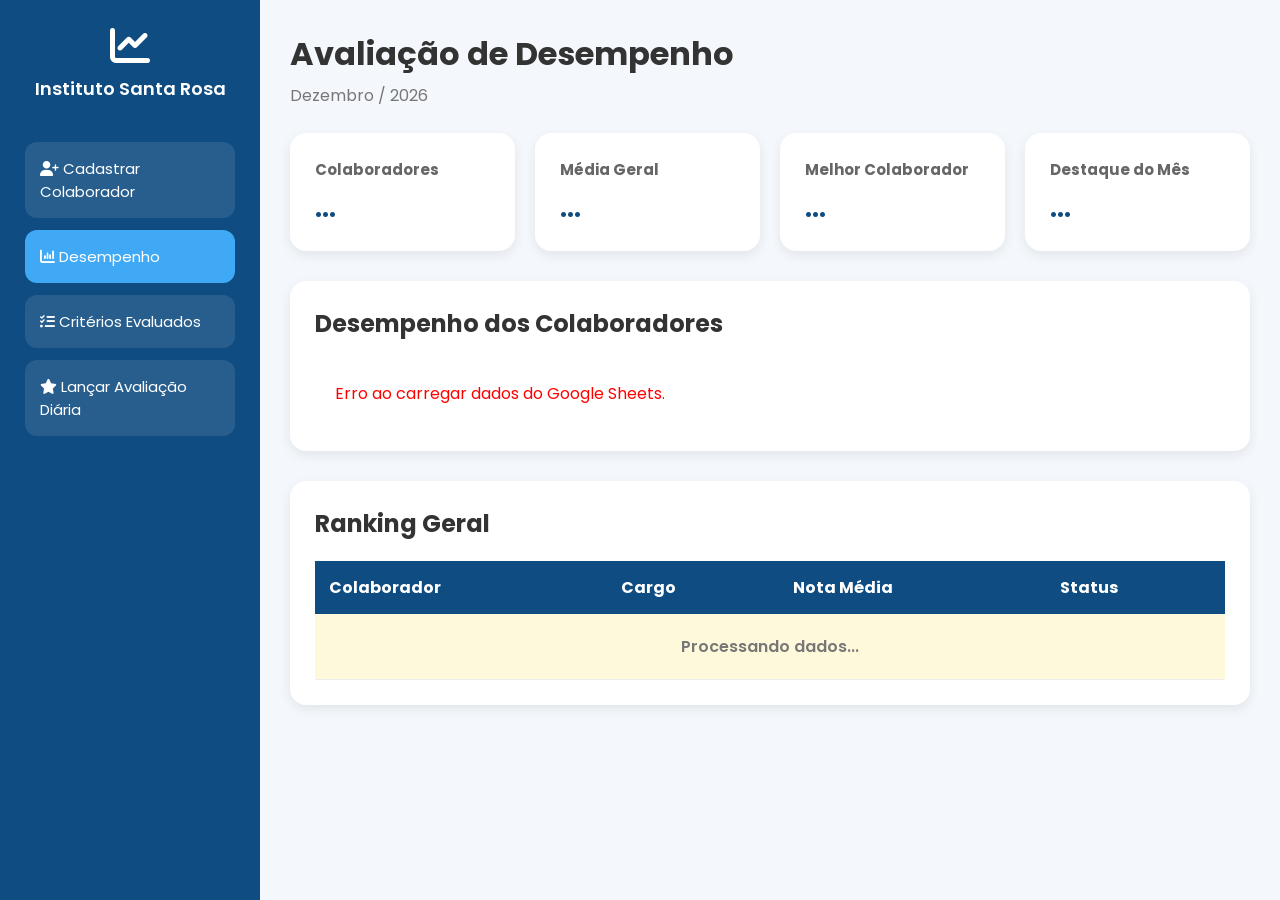
<file: index.html>
<!DOCTYPE html>
<html lang="pt-BR">
<head>
    <meta charset="UTF-8">
    <meta name="viewport" content="width=device-width, initial-scale=1.0">
    <title>Avaliação de Desempenho | Instituto Santa Rosa</title>

    <link rel="stylesheet" href="style.css">
    <link href="https://fonts.googleapis.com/css2?family=Poppins:wght@300;400;500;600;700&display=swap" rel="stylesheet">
    <link rel="stylesheet" href="https://cdnjs.cloudflare.com/ajax/libs/font-awesome/6.6.0/css/all.min.css">
</head>
<body>

<div class="container">

    <!-- MENU LATERAL -->
    <aside class="sidebar">

        <div class="logo">
            <i class="fa-solid fa-chart-line"></i>
            <h2>Instituto Santa Rosa</h2>
        </div>

        <nav>
            <button class="menu" onclick="window.location.href='cadastro.html'">
                <i class="fa-solid fa-user-plus"></i>
                Cadastrar Colaborador
            </button>

            <button class="menu active" onclick="mostrarTela('dashboard')">
                <i class="fa-solid fa-chart-column"></i>
                Desempenho
            </button>

            <button class="menu" onclick="mostrarTela('criterios')">
                <i class="fa-solid fa-list-check"></i>
                Critérios Evaluados
            </button>

            <button class="menu" onclick="window.location.href='avaliar.html'">
                <i class="fa-solid fa-star"></i>
                Lançar Avaliação Diária
            </button>
        </nav>

    </aside>

    <!-- CONTEÚDO -->
    <main class="content">

        <!-- DASHBOARD -->
        <section id="dashboard" class="tela">

            <h1>Avaliação de Desempenho</h1>
            <p class="subtitulo" id="mesAtual">Carregando período...</p>

            <div class="cards">
                <div class="card">
                    <h3>Colaboradores</h3>
                    <span id="cardTotalColab">...</span>
                </div>

                <div class="card">
                    <h3>Média Geral</h3>
                    <span id="cardMediaGeral">...</span>
                </div>

                <div class="card">
                    <h3>Melhor Colaborador</h3>
                    <span id="cardMelhorColab">...</span>
                </div>

                <div class="card">
                    <h3>Destaque do Mês</h3>
                    <span id="cardDestaque">...</span>
                </div>
            </div>

            <div class="grafico">
                <h2>Desempenho dos Colaboradores</h2>
                <div id="containerGrafico">
                    <p style="padding: 20px; color: #777;">Buscando métricas reais na planilha...</p>
                </div>
            </div>

            <div class="tabela">
                <h2>Ranking Geral</h2>
                <table>
                    <thead>
                        <tr>
                            <th>Colaborador</th>
                            <th>Cargo</th>
                            <th>Nota Média</th>
                            <th>Status</th>
                        </tr>
                    </thead>
                    <tbody id="corpoTabelaRanking">
                        <tr>
                            <td colspan="4" style="text-align:center; color:#777; padding:20px;">Processando dados...</td>
                        </tr>
                    </tbody>
                </table>
            </div>

        </section>

        <!-- CRITÉRIOS -->
        <section id="criterios" class="tela" style="display:none;">

            <h1>Critérios Avaliados</h1>

            <div class="criterios-grid">

                <!-- ⏰ Pontualidade -->
                <div class="criterio-card">
                    <h3>⏰ Pontualidade</h3>
                    <p>Chegar no horário e cumprir a jornada.</p>
                    <div class="escala">
                        <div><strong>0–2</strong> - Muitos atrasos e descumprimento frequente do horário.</div>
                        <div><strong>3–5</strong> - Alguns atrasos e necessidade de melhoria.</div>
                        <div><strong>6–8</strong> - Geralmente pontual, com poucos atrasos.</div>
                        <div><strong>9–10</strong> - Sempre pontual e cumpre integralmente a jornada.</div>
                    </div>
                </div>

                <!-- 📅 Assiduidade -->
                <div class="criterio-card">
                    <h3>📅 Assiduidade</h3>
                    <p>Presença regular e comprometimento com a jornada.</p>
                    <div class="escala">
                        <div><strong>0–2</strong> - Faltas frequentes e injustificadas.</div>
                        <div><strong>3–5</strong> - Algumas faltas ou ausências recorrentes.</div>
                        <div><strong>6–8</strong> - Boa frequência, poucas ocorrências.</div>
                        <div><strong>9–10</strong> - Frequência exemplar, sem faltas injustificadas.</div>
                    </div>
                </div>

                <!-- ✅ Checklist Diário -->
                <div class="criterio-card">
                    <h3>✅ Checklist Diário</h3>
                    <p>Execução completa das atividades diárias.</p>
                    <div class="escala">
                        <div><strong>0–2</strong> - Não realiza o checklist.</div>
                        <div><strong>3–5</strong> - Realiza parcialmente.</div>
                        <div><strong>6–8</strong> - Executa quase sempre corretamente.</div>
                        <div><strong>9–10</strong> - Cumpre integralmente todos os dias.</div>
                    </div>
                </div>

                <!-- 🧹 Organização -->
                <div class="criterio-card">
                    <h3>🧹 Organização</h3>
                    <p>Manter ambiente e materiais organizados.</p>
                    <div class="escala">
                        <div><strong>0–2</strong> - Ambiente constantemente desorganizado.</div>
                        <div><strong>3–5</strong> - Organização irregular.</div>
                        <div><strong>6–8</strong> - Ambiente geralmente organizado.</div>
                        <div><strong>9–10</strong> - Organização exemplar.</div>
                    </div>
                </div>

                <!-- 🤝 Trabalho em Equipe -->
                <div class="criterio-card">
                    <h3>🤝 Trabalho em Equipe</h3>
                    <p>Cooperação e relacionamento com os colegas.</p>
                    <div class="escala">
                        <div><strong>0–2</strong> - Dificuldade em trabalhar em equipe.</div>
                        <div><strong>3–5</strong> - Coopera apenas quando solicitado.</div>
                        <div><strong>6–8</strong> - Boa colaboração com a equipe.</div>
                        <div><strong>9–10</strong> - Excelente espírito de equipe.</div>
                    </div>
                </div>

                <!-- 💬 Comunicação -->
                <div class="criterio-card">
                    <h3>💬 Comunicação</h3>
                    <p>Clareza, respeito e assertividade.</p>
                    <div class="escala">
                        <div><strong>0–2</strong> - Comunicação inadequada.</div>
                        <div><strong>3–5</strong> - Comunicação com falhas.</div>
                        <div><strong>6–8</strong> - Boa comunicação.</div>
                        <div><strong>9–10</strong> - Comunicação clara, respeitosa e eficaz.</div>
                    </div>
                </div>

                <!-- 💡 Proatividade -->
                <div class="criterio-card">
                    <h3>💡 Proatividade</h3>
                    <p>Antecipação de necessidades e iniciativa.</p>
                    <div class="escala">
                        <div><strong>0–2</strong> - Aguarda ordens constantemente.</div>
                        <div><strong>3–5</strong> - Pouca iniciativa.</div>
                        <div><strong>6–8</strong> - Demonstra iniciativa em diversas situações.</div>
                        <div><strong>9–10</strong> - Sempre propõe soluções e melhorias.</div>
                    </div>
                </div>

                <!-- 🎯 Comprometimento -->
                <div class="criterio-card">
                    <h3>🎯 Comprometimento</h3>
                    <p>Responsabilidade com metas e resultados.</p>
                    <div class="escala">
                        <div><strong>0–2</strong> - Baixo comprometimento.</div>
                        <div><strong>3–5</strong> - Cumpre parcialmente suas responsabilidades.</div>
                        <div><strong>6–8</strong> - Comprometido com o trabalho.</div>
                        <div><strong>9–10</strong> - Alto comprometimento com a empresa.</div>
                    </div>
                </div>

                <!-- ❤️ Atendimento Humanizado -->
                <div class="criterio-card">
                    <h3>❤️ Atendimento Humanizado</h3>
                    <p>Empatia, cordialidade e atenção ao paciente.</p>
                    <div class="escala">
                        <div><strong>0–2</strong> - Atendimento inadequado.</div>
                        <div><strong>3–5</strong> - Atendimento regular.</div>
                        <div><strong>6–8</strong> - Atendimento cordial.</div>
                        <div><strong>9–10</strong> - Atendimento humanizado e de excelência.</div>
                    </div>
                </div>

                <!-- 👔 Postura Profissional -->
                <div class="criterio-card">
                    <h3>👔 Postura Profissional</h3>
                    <p>Ética, apresentação e respeito às normas.</p>
                    <div class="escala">
                        <div><strong>0–2</strong> - Postura inadequada.</div>
                        <div><strong>3–5</strong> - Necessita melhorar a postura.</div>
                        <div><strong>6–8</strong> - Boa postura profissional.</div>
                        <div><strong>9–10</strong> - Exemplo de ética e profissionalismo.</div>
                    </div>
                </div>

            </div>

        </section>

    </main>

</div>

<script>
    // URL do Google Apps Script
    const URL_SCRIPT_GOOGLE = "https://script.google.com/macros/s/AKfycbzQ6jyVb6OQLfj3N1SrKmJMBMyGQ5sSmYJSwaq2OIAAgzzZf-OOYfSszYfaE1rra8Dz3A/exec";

    // Atualiza o subtítulo com o mês e ano corrente
    const meses = ["Janeiro", "Fevereiro", "Março", "Abril", "Maio", "Junho", "Julho", "Agosto", "Setembro", "Outubro", "Novembro", "Dezembro"];
    const dataAtual = new Date();
    document.getElementById('mesAtual').innerText = `${meses[dataAtual.getMonth()]} / ${dataAtual.getFullYear()}`;

    // Determina a etiqueta de status baseado na nota média real
    function obterStatusDesempenho(nota) {
        if (nota >= 95) return "🏆 Excelente";
        if (nota >= 90) return "🥇 Excelente";
        if (nota >= 85) return "🥈 Ótimo";
        if (nota >= 70) return "🟢 Bom";
        return "🟡 Regular";
    }

    function renderizarDashboard() {
        fetch(URL_SCRIPT_GOOGLE)
        .then(response => response.json())
        .then(data => {
            if(data.erro) {
                console.error(data.erro);
                return;
            }

            // 1. Atualiza os Mini Cards de Resumo
            document.getElementById('cardTotalColab').innerText = data.totalColaboradores;
            document.getElementById('cardMediaGeral').innerText = data.mediaGeral + "%";
            
            if (data.ranking && data.ranking.length > 0) {
                const primeiroLugar = data.ranking[0].nome;
                document.getElementById('cardMelhorColab').innerText = primeiroLugar;
                document.getElementById('cardDestaque').innerText = `⭐ ${primeiroLugar}`;
            } else {
                document.getElementById('cardMelhorColab').innerText = "---";
                document.getElementById('cardDestaque').innerText = "---";
            }

            // 2. Renderiza o Gráfico de Barras Dinâmicas
            const containerGrafico = document.getElementById('containerGrafico');
            containerGrafico.innerHTML = ""; 

            data.ranking.forEach(colab => {
                const barraHtml = `
                    <div class="barra">
                        <span>${colab.nome}</span>
                        <div class="progresso">
                            <div style="width:${colab.nota}%">${colab.nota}%</div>
                        </div>
                    </div>
                `;
                containerGrafico.insertAdjacentHTML('beforeend', barraHtml);
            });

            // 3. Renderiza a Tabela do Ranking Geral
            const tabelaCorpo = document.getElementById('corpoTabelaRanking');
            tabelaCorpo.innerHTML = ""; 

            data.ranking.forEach(colab => {
                const statusTexto = obterStatusDesempenho(colab.nota);
                const linhaHtml = `
                    <tr>
                        <td><strong>${colab.nome}</strong></td>
                        <td>${colab.cargo}</td>
                        <td>${colab.nota}%</td>
                        <td>${statusTexto}</td>
                    </tr>
                `;
                tabelaCorpo.insertAdjacentHTML('beforeend', linhaHtml);
            });
        })
        .catch(err => {
            console.error("Erro na comunicação com o banco de dados:", err);
            document.getElementById('containerGrafico').innerHTML = "<p style='color:red; padding:20px;'>Erro ao carregar dados do Google Sheets.</p>";
        });
    }

    // Gerencia a alternância de visibilidade entre telas (Dashboard e Critérios)
    function mostrarTela(idTela) {
        document.querySelectorAll('.tela').forEach(tela => {
            tela.style.display = 'none';
        });
        document.getElementById(idTela).style.display = 'block';
        
        // Alterna a classe ativa nos botões do menu lateral
        document.querySelectorAll('.sidebar nav button').forEach(btn => {
            btn.classList.remove('active');
        });
        
        // Define o estado ativo dinamicamente com base no evento de clique
        const eventoBotao = event.currentTarget;
        if(eventoBotao) {
            eventoBotao.classList.add('active');
        }
    }

    // Dispara a busca automática ao abrir a tela de desempenho
    window.addEventListener('DOMContentLoaded', renderizarDashboard);
</script>

<script src="script.js"></script>

</body>
</html>
</file>
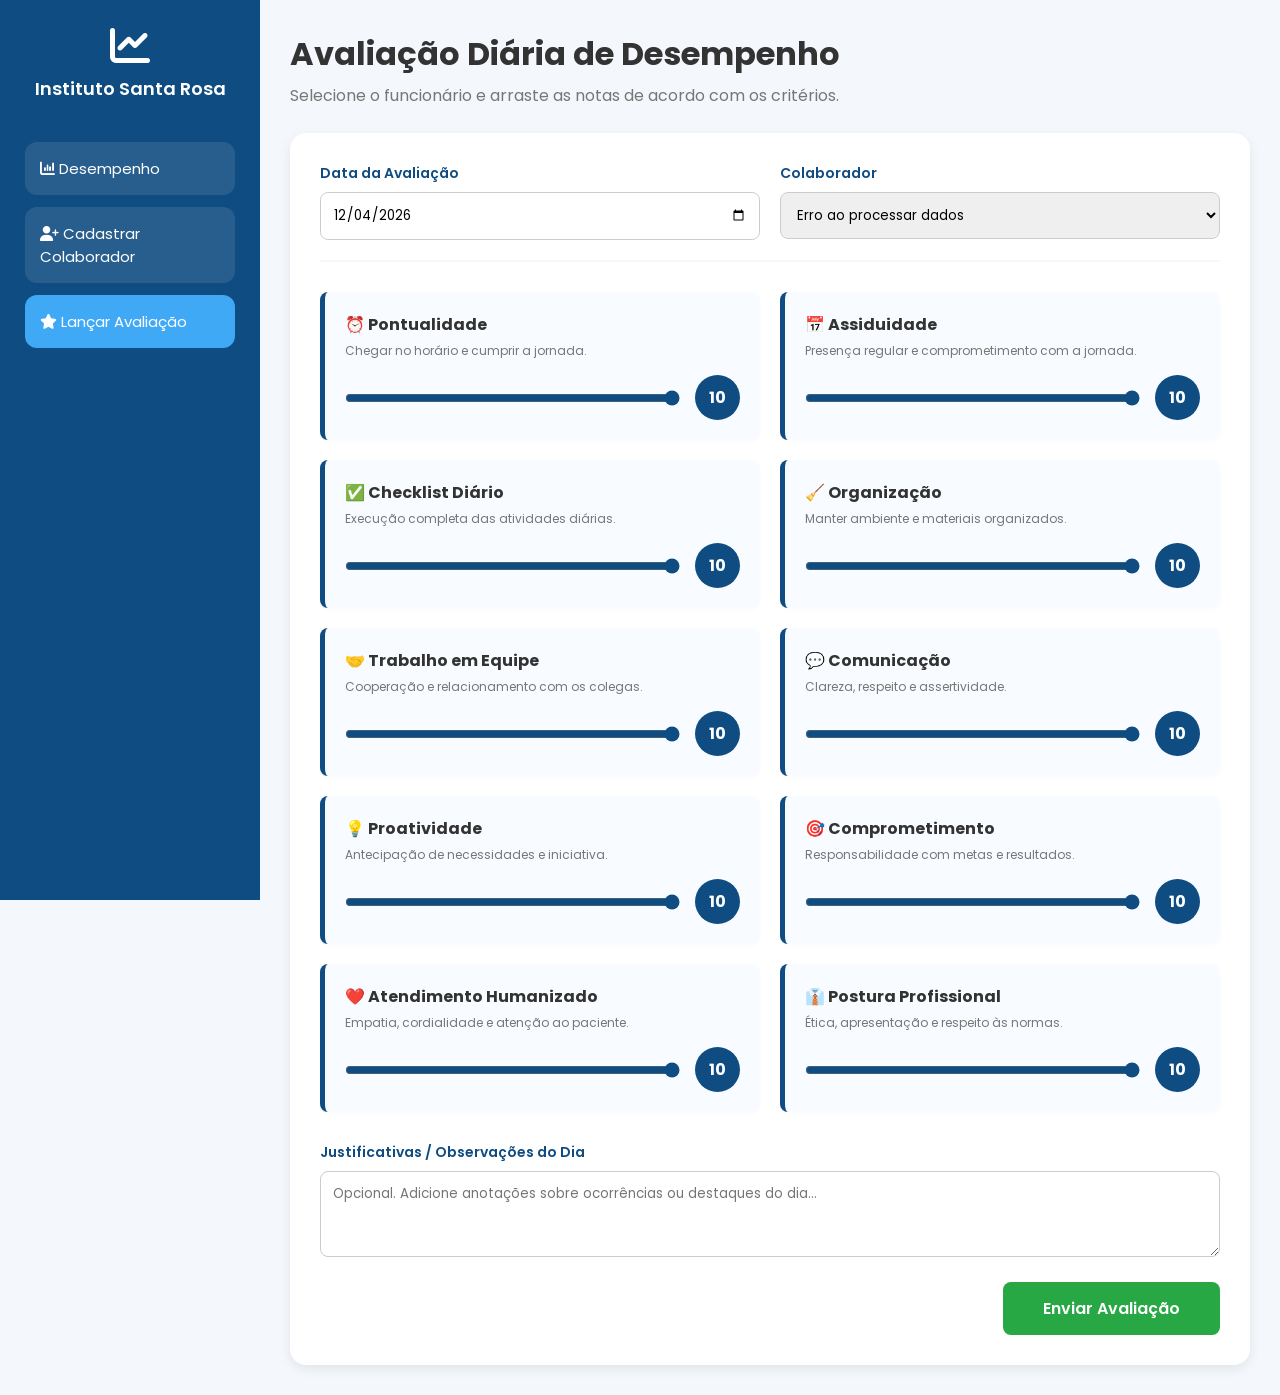
<file: avaliar.html>
<!DOCTYPE html>
<html lang="pt-BR">
<head>
    <meta charset="UTF-8">
    <meta name="viewport" content="width=device-width, initial-scale=1.0">
    <title>Avaliação Diária | Instituto Santa Rosa</title>
    <link rel="stylesheet" href="style.css">
    <link href="https://fonts.googleapis.com/css2?family=Poppins:wght@300;400;500;600;700&display=swap" rel="stylesheet">
    <link rel="stylesheet" href="https://cdnjs.cloudflare.com/ajax/libs/font-awesome/6.6.0/css/all.min.css">
    <style>
        .form-avaliacao { background: white; padding: 30px; border-radius: 16px; box-shadow: 0 4px 12px rgba(0,0,0,.08); margin-top: 20px; }
        .topo-avaliacao { display: grid; grid-template-columns: repeat(auto-fit, minmax(200px, 1fr)); gap: 20px; margin-bottom: 30px; padding-bottom: 20px; border-bottom: 2px solid #f4f7fb; }
        .form-group { display: flex; flex-direction: column; gap: 8px; }
        .form-group label { font-size: 14px; font-weight: 600; color: #0f4c81; }
        .form-group input, .form-group select, .form-group textarea { padding: 12px; border: 1px solid #ccc; border-radius: 8px; font-family: 'Poppins', sans-serif; }
        
        /* Grid de Critérios em Sliders */
        .grid-avaliacao { display: grid; grid-template-columns: repeat(auto-fit, minmax(320px, 1fr)); gap: 20px; margin-bottom: 30px; }
        .criterio-bloco { background: #f8fbff; border-left: 5px solid #0f4c81; padding: 20px; border-radius: 8px; box-shadow: 0 2px 5px rgba(0,0,0,0.02); }
        .criterio-bloco h3 { font-size: 16px; color: #333; margin-bottom: 5px; display: flex; justify-content: space-between; }
        .criterio-bloco p { font-size: 12px; color: #777; margin-bottom: 15px; }
        
        .slider-container { display: flex; align-items: center; gap: 15px; }
        .slider-container input[type="range"] { flex: 1; accent-color: #0f4c81; cursor: pointer; }
        .nota-badge { background: #0f4c81; color: white; min-width: 45px; height: 45px; display: flex; align-items: center; justify-content: center; border-radius: 50%; font-weight: 700; font-size: 16px; }
        
        .btn-container { display: flex; gap: 15px; justify-content: flex-end; }
        .btn-salvar { background: #28a745; color: white; border: none; padding: 14px 40px; border-radius: 8px; cursor: pointer; font-weight: 600; font-size: 16px; transition: 0.3s; }
        .btn-salvar:hover { background: #218838; }
        
        #msgStatus { margin-top: 15px; padding: 12px; border-radius: 8px; display: none; font-weight: 500; text-align: center; }
        .sucesso { background-color: #d4edda; color: #155724; }
        .erro { background-color: #f8d7da; color: #721c24; }
    </style>
</head>
<body>

<div class="container">
    <aside class="sidebar">
        <div class="logo">
            <i class="fa-solid fa-chart-line"></i>
            <h2>Instituto Santa Rosa</h2>
        </div>
        <nav>
            <button class="menu" onclick="window.location.href='index.html'">
                <i class="fa-solid fa-chart-column"></i> Desempenho
            </button>
            <button class="menu" onclick="window.location.href='cadastro.html'">
                <i class="fa-solid fa-user-plus"></i> Cadastrar Colaborador
            </button>
            <button class="menu active" onclick="window.location.href='avaliar.html'">
                <i class="fa-solid fa-star"></i> Lançar Avaliação
            </button>
        </nav>
    </aside>

    <main class="content">
        <section class="tela">
            <h1>Avaliação Diária de Desempenho</h1>
            <p class="subtitulo">Selecione o funcionário e arraste as notas de acordo com os critérios.</p>

            <form class="form-avaliacao" id="formAvaliacao">
                <div class="topo-avaliacao">
                    <div class="form-group">
                        <label for="dataAvaliacao">Data da Avaliação</label>
                        <input type="date" id="dataAvaliacao" required>
                    </div>
                    <div class="form-group">
                        <label for="colaborador">Colaborador</label>
                        <select id="colaborador" required>
                            <option value="">Carregando colaboradores...</option>
                        </select>
                    </div>
                </div>

                <div class="grid-avaliacao">
                    
                    <div class="criterio-bloco">
                        <h3><span>⏰ Pontualidade</span></h3>
                        <p>Chegar no horário e cumprir a jornada.</p>
                        <div class="slider-container">
                            <input type="range" id="nota_pontualidade" min="0" max="10" value="10" oninput="atualizarBadge(this)">
                            <div class="nota-badge">10</div>
                        </div>
                    </div>

                    <div class="criterio-bloco">
                        <h3><span>📅 Assiduidade</span></h3>
                        <p>Presença regular e comprometimento com a jornada.</p>
                        <div class="slider-container">
                            <input type="range" id="nota_assiduidade" min="0" max="10" value="10" oninput="atualizarBadge(this)">
                            <div class="nota-badge">10</div>
                        </div>
                    </div>

                    <div class="criterio-bloco">
                        <h3><span>✅ Checklist Diário</span></h3>
                        <p>Execução completa das atividades diárias.</p>
                        <div class="slider-container">
                            <input type="range" id="nota_checklist" min="0" max="10" value="10" oninput="atualizarBadge(this)">
                            <div class="nota-badge">10</div>
                        </div>
                    </div>

                    <div class="criterio-bloco">
                        <h3><span>🧹 Organização</span></h3>
                        <p>Manter ambiente e materiais organizados.</p>
                        <div class="slider-container">
                            <input type="range" id="nota_organizacao" min="0" max="10" value="10" oninput="atualizarBadge(this)">
                            <div class="nota-badge">10</div>
                        </div>
                    </div>

                    <div class="criterio-bloco">
                        <h3><span>🤝 Trabalho em Equipe</span></h3>
                        <p>Cooperação e relacionamento com os colegas.</p>
                        <div class="slider-container">
                            <input type="range" id="nota_equipe" min="0" max="10" value="10" oninput="atualizarBadge(this)">
                            <div class="nota-badge">10</div>
                        </div>
                    </div>

                    <div class="criterio-bloco">
                        <h3><span>💬 Comunicação</span></h3>
                        <p>Clareza, respeito e assertividade.</p>
                        <div class="slider-container">
                            <input type="range" id="nota_comunicacao" min="0" max="10" value="10" oninput="atualizarBadge(this)">
                            <div class="nota-badge">10</div>
                        </div>
                    </div>

                    <div class="criterio-bloco">
                        <h3><span>💡 Proatividade</span></h3>
                        <p>Antecipação de necessidades e iniciativa.</p>
                        <div class="slider-container">
                            <input type="range" id="nota_proatividade" min="0" max="10" value="10" oninput="atualizarBadge(this)">
                            <div class="nota-badge">10</div>
                        </div>
                    </div>

                    <div class="criterio-bloco">
                        <h3><span>🎯 Comprometimento</span></h3>
                        <p>Responsabilidade com metas e resultados.</p>
                        <div class="slider-container">
                            <input type="range" id="nota_comprometimento" min="0" max="10" value="10" oninput="atualizarBadge(this)">
                            <div class="nota-badge">10</div>
                        </div>
                    </div>

                    <div class="criterio-bloco">
                        <h3><span>❤️ Atendimento Humanizado</span></h3>
                        <p>Empatia, cordialidade e atenção ao paciente.</p>
                        <div class="slider-container">
                            <input type="range" id="nota_humanizado" min="0" max="10" value="10" oninput="atualizarBadge(this)">
                            <div class="nota-badge">10</div>
                        </div>
                    </div>

                    <div class="criterio-bloco">
                        <h3><span>👔 Postura Profissional</span></h3>
                        <p>Ética, apresentação e respeito às normas.</p>
                        <div class="slider-container">
                            <input type="range" id="nota_postura" min="0" max="10" value="10" oninput="atualizarBadge(this)">
                            <div class="nota-badge">10</div>
                        </div>
                    </div>

                </div>

                <div class="form-group" style="margin-bottom: 25px;">
                    <label for="obsAvaliacao">Justificativas / Observações do Dia</label>
                    <textarea id="obsAvaliacao" rows="3" placeholder="Opcional. Adicione anotações sobre ocorrências ou destaques do dia..."></textarea>
                </div>

                <div class="btn-container">
                    <button type="submit" class="btn-salvar" id="btnEnviar">Enviar Avaliação</button>
                </div>

                <div id="msgStatus"></div>
            </form>
        </section>
    </main>
</div>

<script>
    // Substitua pelo link real gerado no seu deploy do Google Apps Script
    const URL_SCRIPT_GOOGLE = "https://script.google.com/macros/s/AKfycbzQ6jyVb6OQLfj3N1SrKmJMBMyGQ5sSmYJSwaq2OIAAgzzZf-OOYfSszYfaE1rra8Dz3A/exec";

    // Define o input do calendário para a data atual automaticamente
    document.getElementById('dataAvaliacao').valueAsDate = new Date();

    // Atualiza o círculo numérico ao arrastar o slider
    function atualizarBadge(slider) {
        slider.nextElementSibling.innerText = slider.value;
    }

    // Busca os colaboradores cadastrados na planilha dinamicamente
    function carregarColaboradores() {
    const select = document.getElementById('colaborador');
    
    fetch(URL_SCRIPT_GOOGLE)
        .then(response => response.json())
        .then(data => {
            // CORREÇÃO: Limpa as opções antigas
            select.innerHTML = '<option value="">Selecione...</option>';
            
            // Verifica se os dados vieram no formato novo (com a propriedade listaNomesApenas)
            const lista = data.listaNomesApenas ? data.listaNomesApenas : data;

            if (Array.isArray(lista) && lista.length > 0) {
                lista.forEach(nome => {
                    const option = document.createElement('option');
                    option.value = nome;
                    option.textContent = nome;
                    select.appendChild(option);
                });
            } else {
                select.innerHTML = '<option value="">Nenhum colaborador ativo encontrado</option>';
            }
        })
        .catch(err => {
            console.error('Erro:', err);
            select.innerHTML = '<option value="">Erro ao processar dados</option>';
        });
}

// Garante que a função roda assim que a página abrir
window.addEventListener('DOMContentLoaded', carregarColaboradores);

    // Envio do formulário interceptado e corrigido
    document.getElementById('formAvaliacao').addEventListener('submit', function(e) {
        e.preventDefault();
        
        const btn = document.getElementById('btnEnviar');
        const status = document.getElementById('msgStatus');
        
        btn.disabled = true;
        btn.innerText = "Gravando na Planilha...";
        status.style.display = "none";

        const payloads = {
            acao: "avaliar",
            data: document.getElementById('dataAvaliacao').value,
            colaborador: document.getElementById('colaborador').value,
            pontualidade: document.getElementById('nota_pontualidade').value,
            assiduidade: document.getElementById('nota_assiduidade').value,
            checklist: document.getElementById('nota_checklist').value,
            organizacao: document.getElementById('nota_organizacao').value,
            equipe: document.getElementById('nota_equipe').value,
            comunicacao: document.getElementById('nota_comunicacao').value,
            proatividade: document.getElementById('nota_proatividade').value,
            comprometimento: document.getElementById('nota_comprometimento').value,
            humanizado: document.getElementById('nota_humanizado').value,
            postura: document.getElementById('nota_postura').value,
            obs: document.getElementById('obsAvaliacao').value
        };

        // Envia como requisição POST limpa (Text puro impede o CORS de barrar a execução)
        fetch(URL_SCRIPT_GOOGLE, {
            method: 'POST',
            body: JSON.stringify(payloads)
        })
        .then(response => response.json())
        .then(resultado => {
            if (resultado.status === "sucesso") {
                status.className = "sucesso";
                status.innerHTML = "<i class='fa-solid fa-circle-check'></i> Avaliação gravada com sucesso!";
                status.style.display = "block";
                
                // Reseta os campos mantendo o foco do admin
                document.getElementById('colaborador').value = "";
                document.getElementById('obsAvaliacao').value = "";
                document.querySelectorAll('input[type="range"]').forEach(input => {
                    input.value = 10;
                    atualizarBadge(input);
                });
            } else {
                throw new Error(resultado.mensagem || "Erro desconhecido");
            }
        })
        .catch(err => {
            // Caso ocorra o redirecionamento nativo do Google que acione o catch, validamos como enviado
            status.className = "sucesso";
            status.innerHTML = "<i class='fa-solid fa-circle-check'></i> Avaliação enviada com sucesso!";
            status.style.display = "block";
            
            document.getElementById('colaborador').value = "";
            document.getElementById('obsAvaliacao').value = "";
            document.querySelectorAll('input[type="range"]').forEach(input => {
                input.value = 10;
                atualizarBadge(input);
            });
        })
        .finally(() => {
            btn.disabled = false;
            btn.innerText = "Enviar Avaliação";
        });
    });
</script>
</body>
</html>
</file>
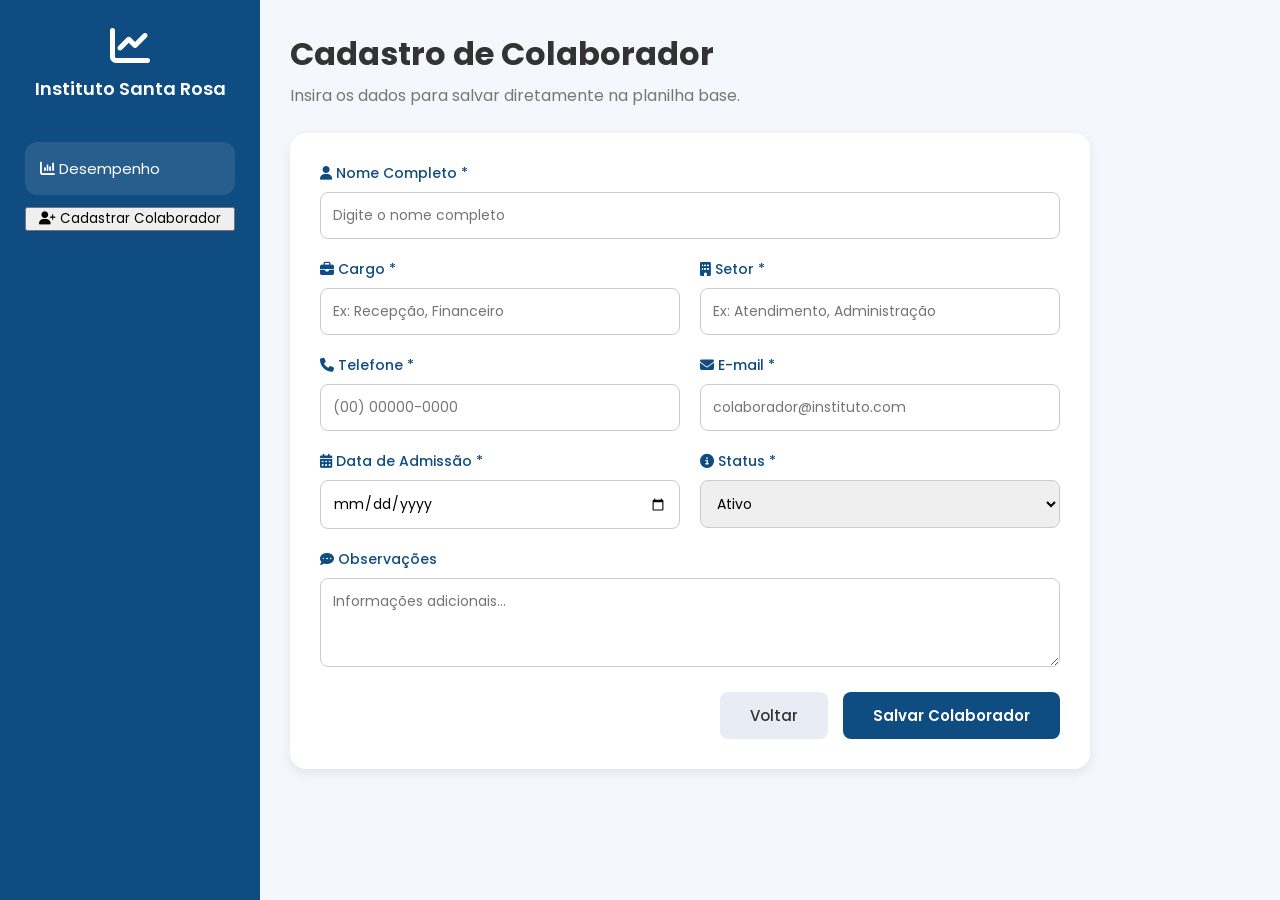
<file: cadastro.html>
<!DOCTYPE html>
<html lang="pt-BR">
<head>
    <meta charset="UTF-8">
    <meta name="viewport" content="width=device-width, initial-scale=1.0">
    <title>Cadastro de Colaboradores | Instituto Santa Rosa</title>
    <link rel="stylesheet" href="style.css">
    <link href="https://fonts.googleapis.com/css2?family=Poppins:wght@300;400;500;600;700&display=swap" rel="stylesheet">
    <link rel="stylesheet" href="https://cdnjs.cloudflare.com/ajax/libs/font-awesome/6.6.0/css/all.min.css">
    <style>
        /* Estilos adicionais específicos para o formulário de cadastro */
        .form-cadastro {
            background: white;
            padding: 30px;
            border-radius: 16px;
            box-shadow: 0 4px 12px rgba(0,0,0,.08);
            max-width: 800px;
            margin-top: 20px;
        }
        .form-grid {
            display: grid;
            grid-template-columns: repeat(auto-fit, minmax(240px, 1fr));
            gap: 20px;
            margin-bottom: 25px;
        }
        .form-group {
            display: flex;
            flex-direction: column;
            gap: 8px;
        }
        .form-group.full-width {
            grid-column: 1 / -1;
        }
        .form-group label {
            font-size: 14px;
            font-weight: 500;
            color: #0f4c81;
        }
        .form-group input, .form-group select, .form-group textarea {
            padding: 12px;
            border: 1px solid #ccc;
            border-radius: 8px;
            font-family: 'Poppins', sans-serif;
            font-size: 14px;
            transition: 0.3s;
        }
        .form-group input:focus, .form-group select:focus, .form-group textarea:focus {
            border-color: #3fa9f5;
            outline: none;
            box-shadow: 0 0 5px rgba(63, 169, 245, 0.3);
        }
        .btn-container {
            display: flex;
            gap: 15px;
            justify-content: flex-end;
        }
        .btn-enviar {
            background: #0f4c81;
            color: white;
            border: none;
            padding: 12px 30px;
            border-radius: 8px;
            cursor: pointer;
            font-weight: 600;
            font-size: 15px;
            transition: 0.3s;
        }
        .btn-enviar:hover {
            background: #3fa9f5;
        }
        .btn-cancelar {
            background: #e8edf5;
            color: #333;
            border: none;
            padding: 12px 30px;
            border-radius: 8px;
            cursor: pointer;
            font-weight: 500;
            font-size: 15px;
            transition: 0.3s;
        }
        .btn-cancelar:hover {
            background: #ddd;
        }
        #mensagemStatus {
            margin-top: 15px;
            padding: 12px;
            border-radius: 8px;
            display: none;
            font-weight: 500;
            text-align: center;
        }
        .sucesso { background-color: #d4edda; color: #155724; }
        .erro { background-color: #f8d7da; color: #721c24; }
    </style>
</head>
<body>

<div class="container">

    <aside class="sidebar">
        <div class="logo">
            <i class="fa-solid fa-chart-line"></i>
            <h2>Instituto Santa Rosa</h2>
        </div>
        <nav>
            <button class="menu" onclick="window.location.href='index.html'">
                <i class="fa-solid fa-chart-column"></i>
                Desempenho
            </button>
            <button class="menu.active" onclick="window.location.href='cadastro.html'">
                <i class="fa-solid fa-user-plus"></i>
                Cadastrar Colaborador
            </button>
        </nav>
    </aside>

    <main class="content">
        <section class="tela">
            <h1>Cadastro de Colaborador</h1>
            <p class="subtitulo">Insira os dados para salvar diretamente na planilha base.</p>

            <form class="form-cadastro" id="formColaborador">
                <div class="form-grid">
                    
                    <div class="form-group full-width">
                        <label for="nome"><i class="fa-solid fa-user"></i> Nome Completo *</label>
                        <input type="text" id="nome" name="NOMECARGOSETORTELEFONEEMAILADMISSÃOSTATUSOBS" required placeholder="Digite o nome completo">
                    </div>

                    <div class="form-group">
                        <label for="cargo"><i class="fa-solid fa-briefcase"></i> Cargo *</label>
                        <input type="text" id="cargo" required placeholder="Ex: Recepção, Financeiro">
                    </div>

                    <div class="form-group">
                        <label for="setor"><i class="fa-solid fa-building"></i> Setor *</label>
                        <input type="text" id="setor" required placeholder="Ex: Atendimento, Administração">
                    </div>

                    <div class="form-group">
                        <label for="telefone"><i class="fa-solid fa-phone"></i> Telefone *</label>
                        <input type="tel" id="telefone" required placeholder="(00) 00000-0000">
                    </div>

                    <div class="form-group">
                        <label for="email"><i class="fa-solid fa-envelope"></i> E-mail *</label>
                        <input type="email" id="email" required placeholder="colaborador@instituto.com">
                    </div>

                    <div class="form-group">
                        <label for="admissao"><i class="fa-solid fa-calendar-days"></i> Data de Admissão *</label>
                        <input type="date" id="admissao" required>
                    </div>

                    <div class="form-group">
                        <label for="status"><i class="fa-solid fa-circle-info"></i> Status *</label>
                        <select id="status" required>
                            <option value="Ativo" selected>Ativo</option>
                            <option value="Inativo">Inativo</option>
                            <option value="Afastado">Afastado</option>
                        </select>
                    </div>

                    <div class="form-group full-width">
                        <label for="obs"><i class="fa-solid fa-comment-dots"></i> Observações</label>
                        <textarea id="obs" rows="3" placeholder="Informações adicionais..."></textarea>
                    </div>

                </div>

                <div class="btn-container">
                    <button type="button" class="btn-cancelar" onclick="window.location.href='index.html'">Voltar</button>
                    <button type="submit" class="btn-enviar" id="btnSalvar">Salvar Colaborador</button>
                </div>

                <div id="mensagemStatus"></div>
            </form>
        </section>
    </main>

</div>

<script>
    // URL gerada na Implantação do Google Apps Script (Passo 3)
    const URL_SCRIPT_GOOGLE = "https://script.google.com/macros/s/AKfycbzQ6jyVb6OQLfj3N1SrKmJMBMyGQ5sSmYJSwaq2OIAAgzzZf-OOYfSszYfaE1rra8Dz3A/exec";

    document.getElementById('formColaborador').addEventListener('submit', function(e) {
        e.preventDefault();
        
        const btnSalvar = document.getElementById('btnSalvar');
        const msgStatus = document.getElementById('mensagemStatus');
        
        btnSalvar.disabled = true;
        btnSalvar.innerText = "Salvando...";
        msgStatus.style.display = "none";

        // Mapeando exatamente a ordem solicitada por você
        const dadosForm = {
            nome: document.getElementById('nome').value,
            cargo: document.getElementById('cargo').value,
            setor: document.getElementById('setor').value,
            telefone: document.getElementById('telefone').value,
            email: document.getElementById('email').value,
            admissao: document.getElementById('admissao').value,
            status: document.getElementById('status').value,
            obs: document.getElementById('obs').value
        };

        // Envio dos dados via POST (CORS habilitado por padrão no fetch)
        fetch(URL_SCRIPT_GOOGLE, {
            method: 'POST',
            mode: 'no-cors', // Evita bloqueio local do navegador
            headers: {
                'Content-Type': 'application/json'
            },
            body: JSON.stringify(dadosForm)
        })
        .then(() => {
            msgStatus.className = "sucesso";
            msgStatus.innerHTML = "<i class='fa-solid fa-circle-check'></i> Colaborador cadastrado com sucesso no Google Sheets!";
            msgStatus.style.display = "block";
            document.getElementById('formColaborador').reset();
        })
        .catch(error => {
            msgStatus.className = "erro";
            msgStatus.innerHTML = "<i class='fa-solid fa-circle-xmark'></i> Ocorreu um erro ao salvar os dados.";
            msgStatus.style.display = "block";
            console.error('Erro:', error);
        })
        .finally(() => {
            btnSalvar.disabled = false;
            btnSalvar.innerText = "Salvar Colaborador";
        });
    });
</script>
</body>
</html>
</file>
<file: style.css>
*{
    margin:0;
    padding:0;
    box-sizing:border-box;
    font-family:'Poppins',sans-serif;
}

body{
    background:#f4f7fb;
    color:#333;
}

.container{
    display:flex;
    min-height:100vh;
}

/* SIDEBAR */

.sidebar{
    width:260px;
    background:#0f4c81;
    color:white;
    padding:25px;
    position:fixed;
    height:100%;
}

.logo{
    text-align:center;
    margin-bottom:40px;
}

.logo i{
    font-size:40px;
    margin-bottom:10px;
}

.logo h2{
    font-size:18px;
    font-weight:600;
}

.sidebar nav{
    display:flex;
    flex-direction:column;
    gap:12px;
}

.menu{
    border:none;
    background:rgba(255,255,255,0.1);
    color:white;
    padding:15px;
    border-radius:12px;
    cursor:pointer;
    text-align:left;
    font-size:15px;
    transition:.3s;
}

.menu:hover{
    background:#3fa9f5;
    transform:translateX(5px);
}

.menu.active{
    background:#3fa9f5;
}

/* CONTEUDO */

.content{
    flex:1;
    margin-left:260px;
    padding:30px;
}

.tela h1{
    font-size:32px;
    margin-bottom:5px;
}

.subtitulo{
    color:#777;
    margin-bottom:25px;
}

/* CARDS */

.cards{
    display:grid;
    grid-template-columns:repeat(auto-fit,minmax(220px,1fr));
    gap:20px;
    margin-bottom:30px;
}

.card{
    background:white;
    border-radius:16px;
    padding:25px;
    box-shadow:0 4px 12px rgba(0,0,0,.08);
    transition:.3s;
}

.card:hover{
    transform:translateY(-5px);
}

.card h3{
    color:#666;
    font-size:15px;
    margin-bottom:10px;
}

.card span{
    font-size:24px;
    font-weight:700;
    color:#0f4c81;
}

/* GRAFICO */

.grafico{
    background:white;
    padding:25px;
    border-radius:16px;
    box-shadow:0 4px 12px rgba(0,0,0,.08);
    margin-bottom:30px;
}

.grafico h2{
    margin-bottom:20px;
}

.barra{
    margin-bottom:15px;
}

.barra span{
    display:block;
    margin-bottom:6px;
    font-size:14px;
}

.progresso{
    background:#e8edf5;
    border-radius:30px;
    overflow:hidden;
}

.progresso div{
    background:linear-gradient(
        90deg,
        #0f4c81,
        #3fa9f5
    );
    color:white;
    padding:8px;
    text-align:right;
    font-size:13px;
    font-weight:600;
}

/* TABELA */

.tabela{
    background:white;
    padding:25px;
    border-radius:16px;
    box-shadow:0 4px 12px rgba(0,0,0,.08);
}

.tabela h2{
    margin-bottom:20px;
}

table{
    width:100%;
    border-collapse:collapse;
}

thead{
    background:#0f4c81;
    color:white;
}

th{
    padding:14px;
    text-align:left;
}

td{
    padding:14px;
    border-bottom:1px solid #eee;
}

tbody tr:hover{
    background:#f8fbff;
}

/* CRITERIOS */

.criterios-grid{
    display:grid;
    grid-template-columns:repeat(auto-fit,minmax(280px,1fr));
    gap:20px;
}

.criterio-card{
    background:white;
    padding:25px;
    border-radius:16px;
    box-shadow:0 4px 12px rgba(0,0,0,.08);
    transition:.3s;
}

.criterio-card:hover{
    transform:translateY(-5px);
}

.criterio-card h3{
    color:#0f4c81;
    margin-bottom:12px;
}

.criterio-card p{
    color:#666;
    margin-bottom:15px;
    line-height:1.5;
}

.criterio-card strong{
    color:#28a745;
    font-size:18px;
}

/* RESPONSIVO */

@media(max-width:900px){

    .sidebar{
        width:100%;
        height:auto;
        position:relative;
    }

    .content{
        margin-left:0;
    }

    .container{
        flex-direction:column;
    }

    .cards{
        grid-template-columns:1fr;
    }

    table{
        display:block;
        overflow-x:auto;
    }

    .pontuacao{
    display:flex;
    justify-content:space-between;
    margin:20px 0;
    gap:15px;
}

.minimo,
.maximo{

    flex:1;

    text-align:center;

    padding:12px;

    border-radius:12px;

    background:#f4f7fb;

}

.minimo{

    border-left:5px solid #dc3545;

}

.maximo{

    border-left:5px solid #28a745;

}

.minimo small,
.maximo small{

    display:block;

    color:#777;

    margin-bottom:6px;

}

.minimo span{

    color:#dc3545;

    font-size:22px;

    font-weight:bold;

}

.maximo span{

    color:#28a745;

    font-size:22px;

    font-weight:bold;

}

.criterio-card ul{

    margin-top:15px;

    padding-left:20px;

}

.criterio-card li{

    margin-bottom:8px;

    color:#555;

    font-size:14px;

}

}
</file>
